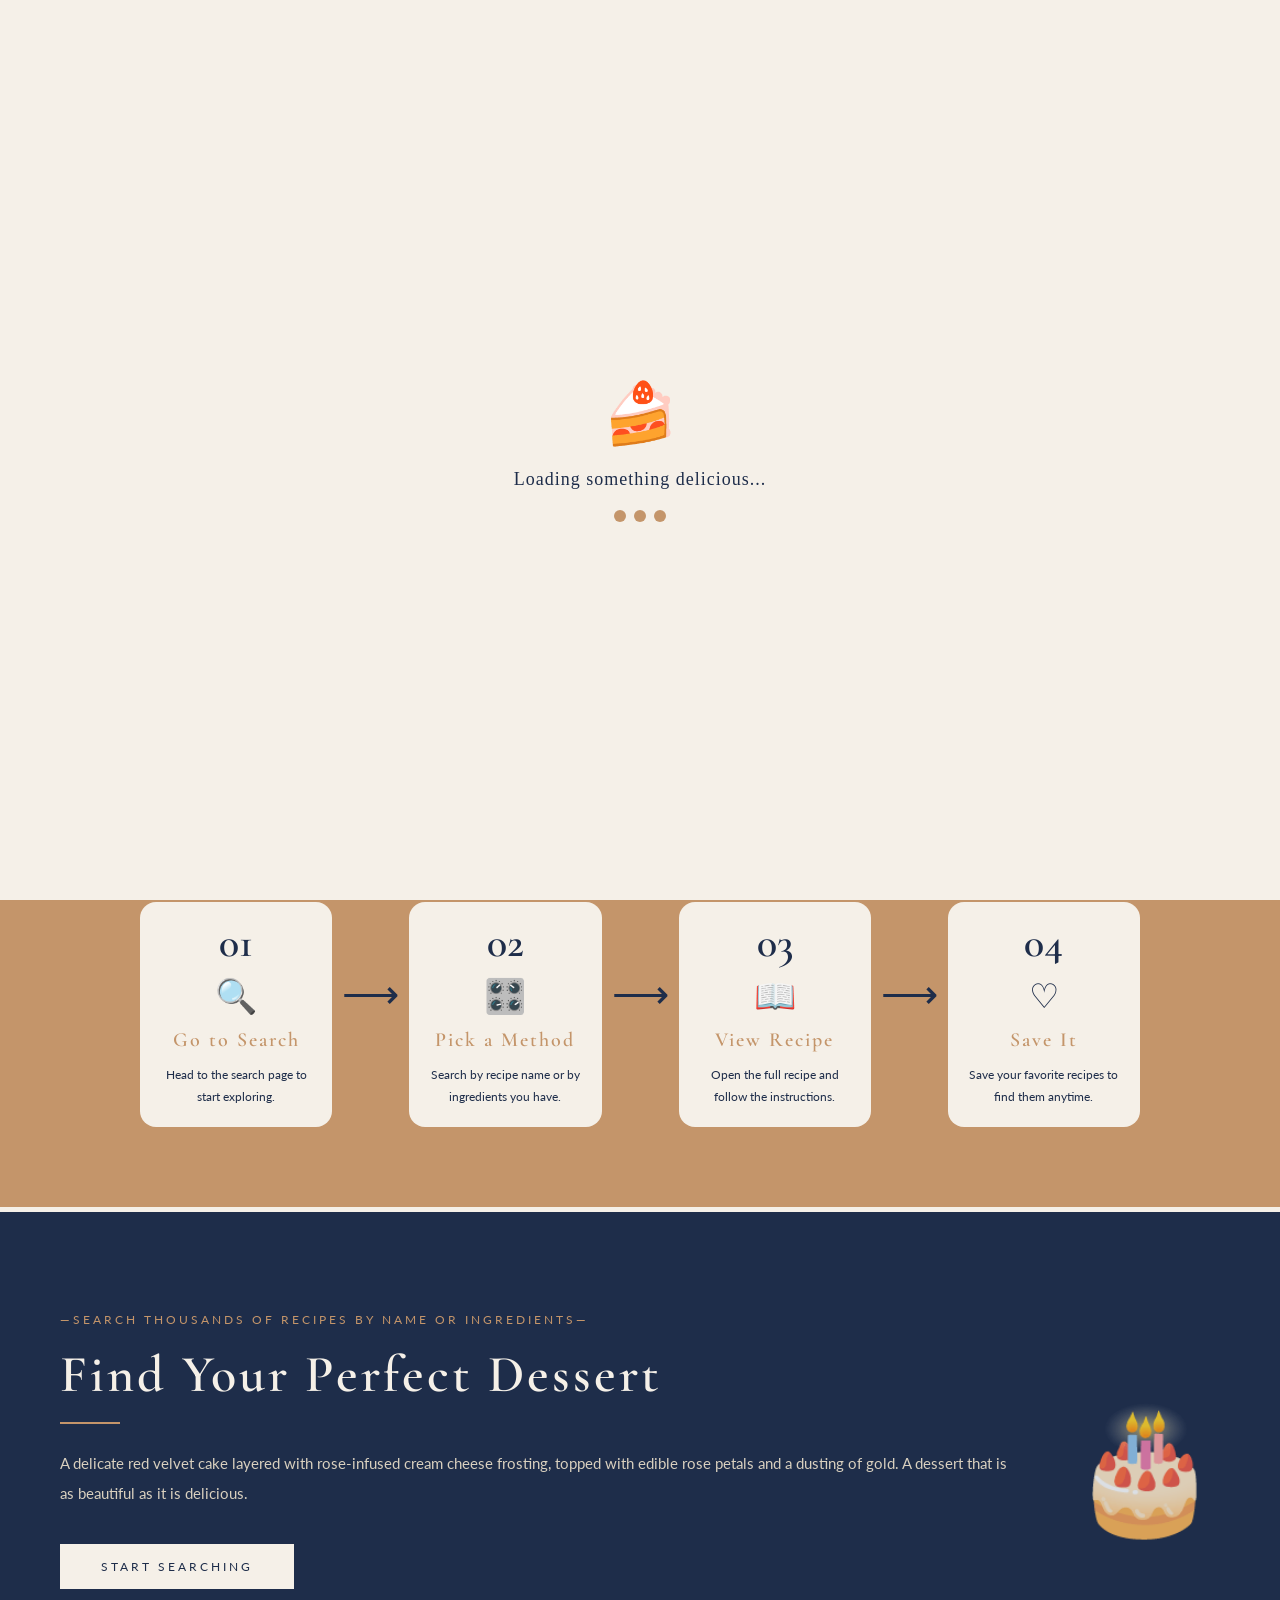
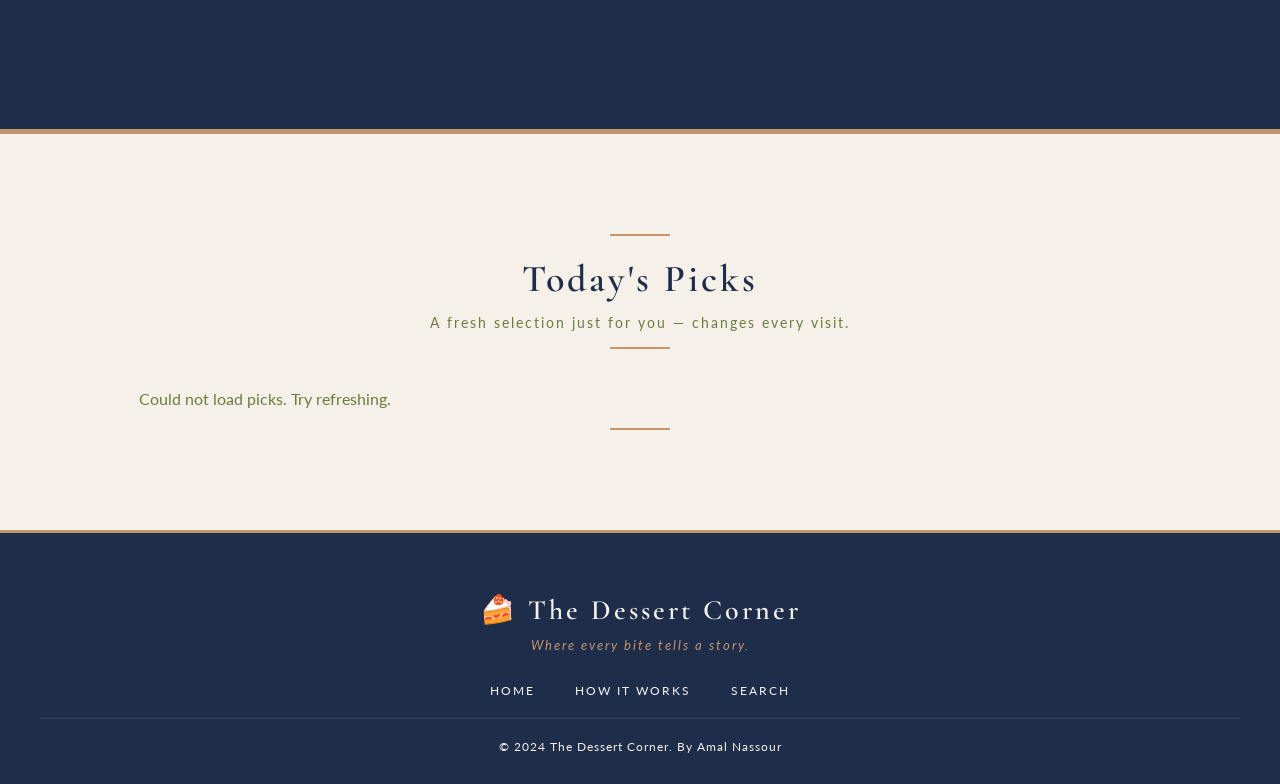
<file: index.html>
<!DOCTYPE html>
<html lang="en">
<head>
  <meta charset="UTF-8" >
  <meta name="viewport" content="width=device-width, initial-scale=1.0">
  <title>The Dessert Corner🎂</title>

  <link rel="stylesheet" href="style.css" >
  <!-- these links are for fonts-->
  <link rel="preconnect" href="https://fonts.googleapis.com">
  <link href="https://fonts.googleapis.com/css2?family=Cormorant+Garamond:wght@400;600&family=Lato:wght@300;400&display=swap" rel="stylesheet">
</head>
<body>

  <!-- PRELOADER -->
  <div id="preloader">
    <div class="loader-box">
      <div class="icon">🍰</div>
      <p class="loading-text">Loading something delicious...</p>
      <div class="dots">
        <span></span>
        <span></span>
        <span></span>
      </div>
    </div>
  </div>

<!-- NAVBAR -->
  <nav id="navbar">
    <div class="nav-logo">
      <span class="logo-icon">🍽️</span>
      <span class="logo-text">The Dessert Corner🎂</span>
    </div>
    <button class="dropdown" onclick="toggleMenu()">☰</button>
    <ul class="nav-links">
      <li><a href="#home"   class="nav-but active" >Home</a></li>
      <li><a href="#how-it-works"  class="nav-but" >How-it-Works</a></li>
      <li><a href="#search-invite" class="nav-but">Search</a></li>
      <li><a href="#todays-picks" class="nav-but">Todays-Picks</a></li>
      <li><a href="saved.html"  class="nav-but" >Saved</a></li>
    </ul>
  </nav>

  <!-- sections -->
<main id="main-content">

  <section id="home" class="hero">
  <div class="hero-line"></div>
  <div class="hero-icon">🍰</div>
  <h1 class="hero-title">The Dessert Corner</h1>
  <div class="hero-divider"></div>
  <p class="hero-subtitle">Desserts & Café Dining</p>
  <p class="hero-quote">"Life is uncertain. Eat dessert first."</p>
  <a href="#search-invite" class="hero-btn">Explore</a>
  <div class="hero-line"></div>
  </section>

  
  <section id="how-it-works" class="how-it-works">
  <h2 class="section-title">How To Use</h2>
  <div class="section-divider"></div>
    <div class="steps-grid">
      <div class="step">
        <div class="step-number">01</div>
        <div class="step-icon">🔍</div>
        <h3 class="step-title">Go to Search</h3>
        <p class="step-desc">Head to the search page to start exploring.</p>
      </div>

    <div class="step-arrow">&#10230;</div> <!--this code creates an arrow-->

      <div class="step">
        <div class="step-number">02</div>
        <div class="step-icon">🎛️</div>
        <h3 class="step-title">Pick a Method</h3>
        <p class="step-desc">Search by recipe name or by ingredients you have.</p>
      </div>

    <div class="step-arrow">&#10230;</div>

      <div class="step">
        <div class="step-number">03</div>
        <div class="step-icon">📖</div>
        <h3 class="step-title">View Recipe</h3>
        <p class="step-desc">Open the full recipe and follow the instructions.</p>
      </div>

    <div class="step-arrow">&#10230;</div>

      <div class="step">
        <div class="step-number">04</div>
        <div class="step-icon">♡</div>
        <h3 class="step-title">Save It</h3>
        <p class="step-desc">Save your favorite recipes to find them anytime.</p>
      </div>
  </div>
  </section>

  <section class="featured" id="search-invite" >
    <div class="featured-text">
      <p class="featured-label">—Search thousands of recipes by name or ingredients—</p>
      <h2 class="featured-title">Find Your Perfect Dessert</h2>
      <div class="section-divider"></div>
      <p class="featured-desc">
        A delicate red velvet cake layered with rose-infused cream cheese frosting,
        topped with edible rose petals and a dusting of gold. A dessert that is as
        beautiful as it is delicious.
      </p>
      <a href="search.html" class="hero-btn">Start Searching</a>
    </div>
    <div id="theicon" class="featured-icon">🎂</div>
  </section>

  <section id="todays-picks" class="todays-picks">
    <div class="hero-line"></div>
    <h2 class="section-title">Today's Picks</h2>
    <p class="picks-sub">A fresh selection just for you — changes every visit.</p>
    <div class="section-divider"></div>
    <div class="picks-grid" id="picks-grid"></div>
    <div class="hero-line"></div>
  </section>

</main>


  <footer id="footer">
    <div class="footer-top">
      <span class="footer-logo">🍰 The Dessert Corner</span>
      <p class="footer-tagline">Where every bite tells a story.</p>
    </div>

    <div class="footer-links">
      <a href="#home" class="footer-link">Home</a>
      <a href="#how-it-works" class="footer-link">How It Works</a>
      <a href="#search-invite" class="footer-link">Search</a>
    </div>

    <div class="footer-bottom">
      <p class="footer-copy">© 2024 The Dessert Corner. By Amal Nassour</p>
    </div>
 </footer>
  <script src="script.js"></script>
</body>
</html>
</file>
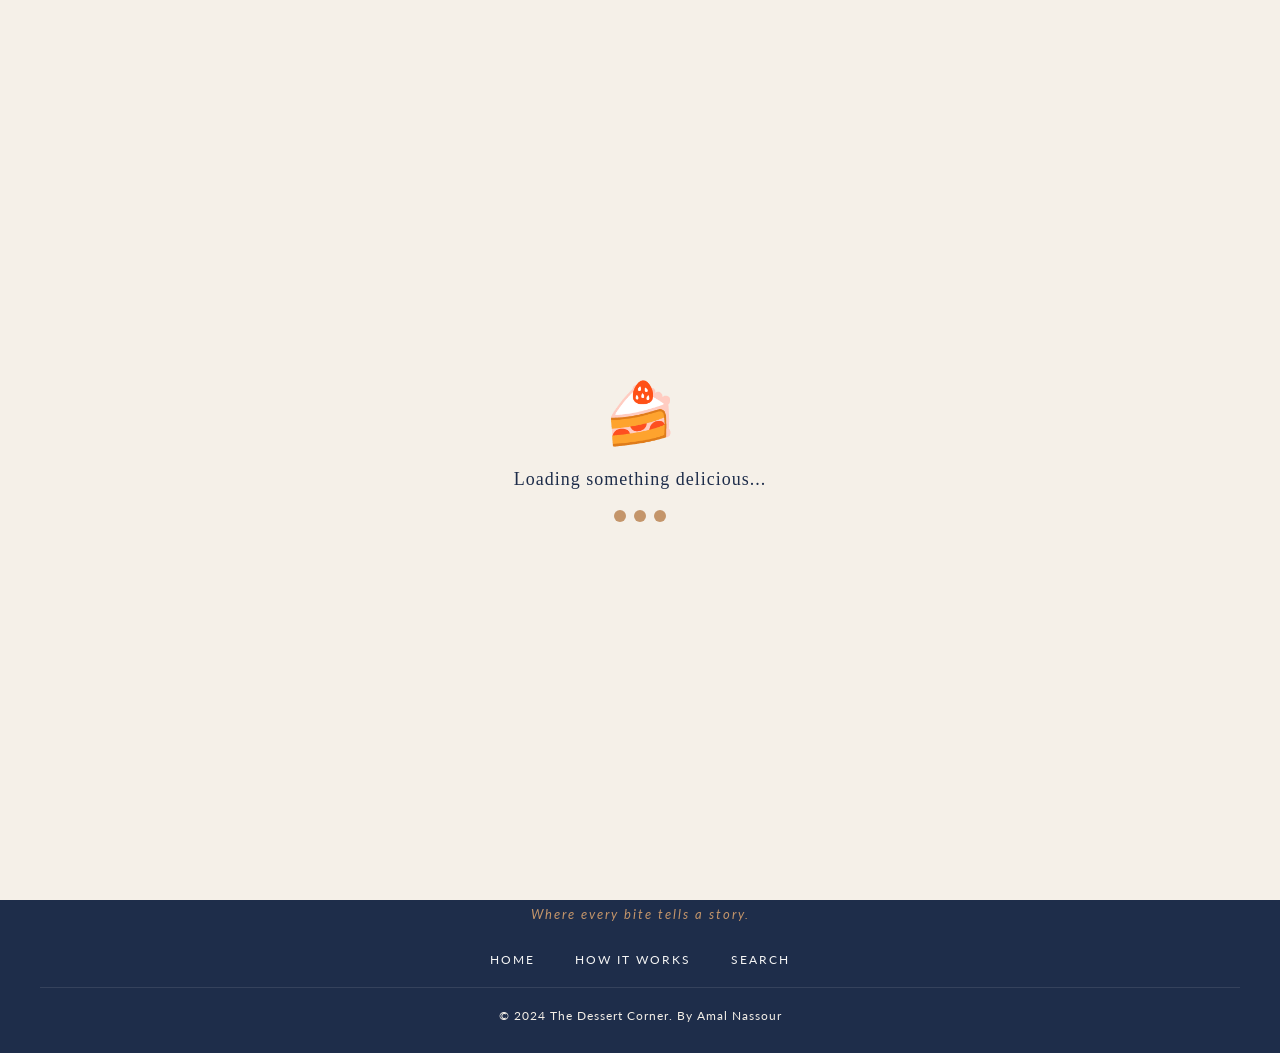
<file: saved.html>
<!DOCTYPE html>
<html lang="en">
<head>
    <meta charset="UTF-8">
    <meta name="viewport" content="width=device-width, initial-scale=1.0">
    <title>The Dessert Corner-saved🍰</title>
    <link rel="preconnect" href="https://fonts.googleapis.com">
    <link href="https://fonts.googleapis.com/css2?family=Cormorant+Garamond:wght@400;600&family=Lato:wght@300;400&display=swap" rel="stylesheet">
    <link rel="stylesheet" href="style.css" />
    <link rel="stylesheet" href="search.css" />
</head>
<body>
    
  <div id="preloader">
    <div class="loader-box">
      <div class="icon">🍰</div>
      <p class="loading-text">Loading something delicious...</p>
      <div class="dots">
        <span></span>
        <span></span>
        <span></span>
      </div>
    </div>
  </div>

  <nav id="navbar">
    <div class="nav-logo">
      <span class="logo-icon">🍽️</span>
      <span class="logo-text">The Dessert Corner🎂</span>
    </div>
    
    <button class="dropdown" onclick="toggleMenu()">☰</button>
    <ul class="nav-links">
      <li><a href="index.html"   class="nav-but" >Home</a></li>
      <li><a href="search.html" class="nav-but ">Search</a></li>
      <li><a href="saved.html"  class="nav-but active" >Saved</a></li>
    </ul>
  </nav>
  
  <main id="main-content">
    <section class="search-hero">
      <div class="hero-line"></div>
      <h1 class="search-hero-title">Saved Recipes</h1>
      <p class="search-hero-sub">All your favourite recipes in one place.</p>
      <div class="hero-line"></div>
    </section>

    <section class="search-section">
      <button class="clear-btn" id="clear-btn">Clear All</button> <!--line 2 in script-->
      <div class="results-grid" id="saved-grid"></div> <!--line one in script-->
    </section>

  </main>


  <div id="toast" class="toast"></div> <!--line 3 in script-->


  <footer id="footer">
    <div class="footer-top">
      <span class="footer-logo">🍰 The Dessert Corner</span>
      <p class="footer-tagline">Where every bite tells a story.</p>
    </div>

    <div class="footer-links">
      <a href="#home" class="footer-link">Home</a>
      <a href="#how-it-works" class="footer-link">How It Works</a>
      <a href="#search-invite" class="footer-link">Search</a>
    </div>

    <div class="footer-bottom">
      <p class="footer-copy">© 2024 The Dessert Corner. By Amal Nassour</p>
    </div>
 </footer>
  <script src="script.js"></script>
  <script src="save.js"></script>
</body>
</html>
</file>
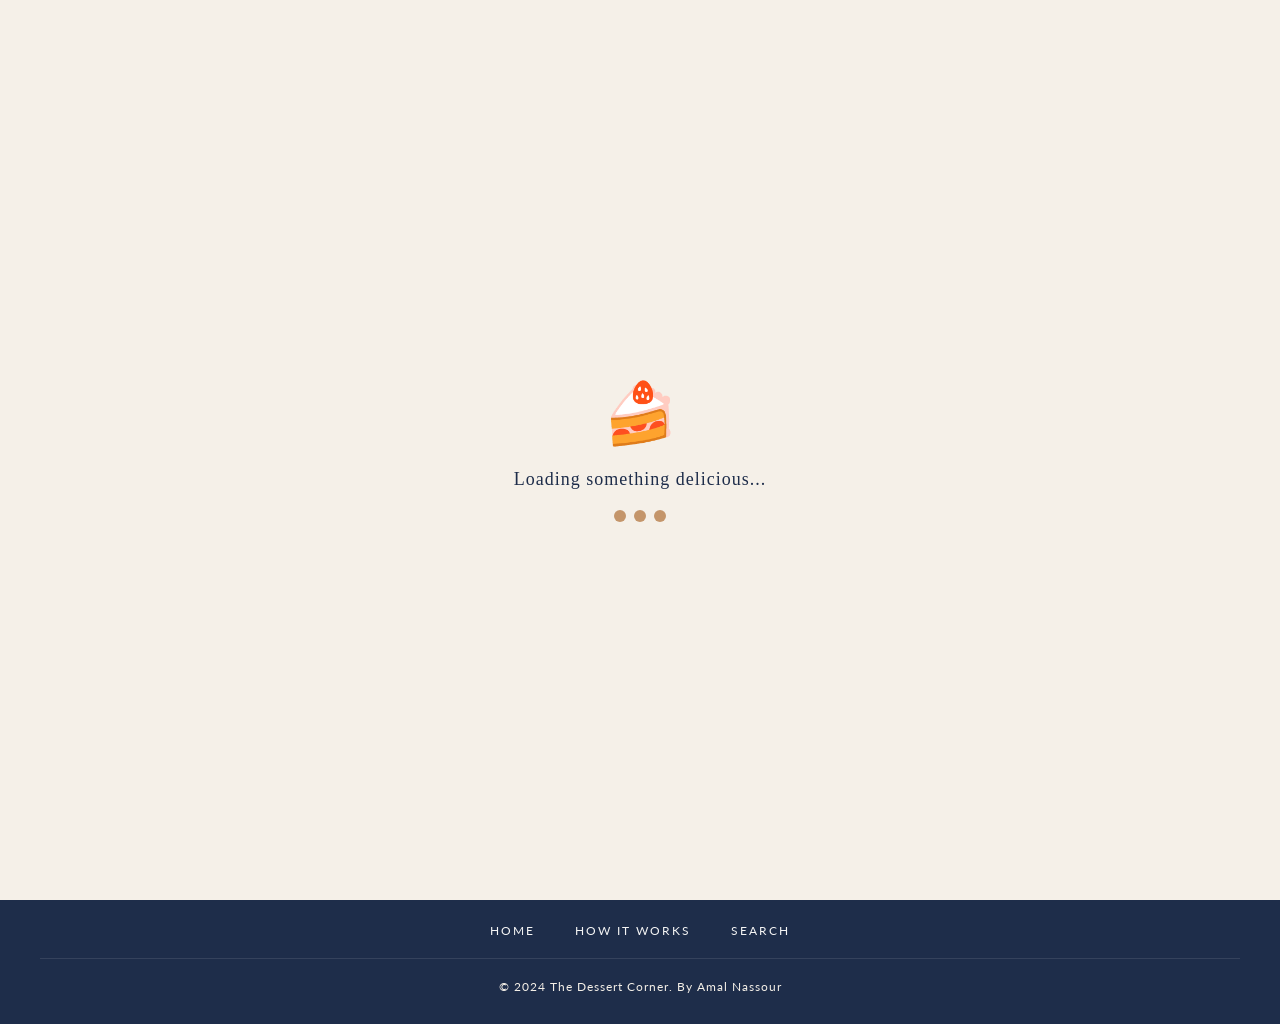
<file: search.html>
<!DOCTYPE html>
<html lang="en">
<head>
    <meta charset="UTF-8">
    <meta name="viewport" content="width=device-width, initial-scale=1.0">
    <title>The Dessert Corner-search🍰</title>
    <link rel="stylesheet" href="style.css" >
    <!-- these links are for fonts-->
    <link rel="preconnect" href="https://fonts.googleapis.com">
    <link href="https://fonts.googleapis.com/css2?family=Cormorant+Garamond:wght@400;600&family=Lato:wght@300;400&display=swap" rel="stylesheet">
    <link rel="stylesheet" href="search.css" >

</head>
<body>
    <div id="preloader">
  <div class="loader-box">
    <div class="icon">🍰</div>
    <p class="loading-text">Loading something delicious...</p>
    <div class="dots">
      <span></span>
      <span></span>
      <span></span>
    </div>
  </div>
   </div>

<nav id="navbar">
  <div class="nav-logo">
    <span class="logo-icon">🍽️</span>
    <span class="logo-text">The Dessert Corner 🍰</span>
  </div>

  <button class="dropdown" onclick="toggleMenu()">☰</button>

  <ul class="nav-links">
    <li><a href="index.html" class="nav-but">← Back to Home </a></li>
    <li><a href="search.html" class="nav-but active">Search</a></li>
    <li><a href="saved.html" class="nav-but">Saved</a></li>
  </ul>
</nav>


    <section class="search-hero">
    <div class="hero-line"></div>
    <h1 class="search-hero-title">Find Your Recipe</h1>
    <p class="search-hero-sub">Search by name or ingredients — we will find it for you.</p>
    <div class="hero-line"></div>
    </section>

    <section class="search-section">
    <div class="toggle-btns">
        <button class="toggle-btn active-toggle" id="btn-name">Search by Name</button>
        <button class="toggle-btn" id="btn-ingredients">Search by Ingredients</button>
    </div>

    
    <div class="search-bar-box">
        <input type="text" id="search-input" class="search-input" placeholder="Enter recipe name..." />
        <button class="search-btn" id="search-go">Search</button>
    </div>

    <!-- div for results -->
    <div class="results-grid" id="results-grid"></div>

    </section>



  <div id="toast" class="toast"></div>
  
  <footer id="footer">
    <div class="footer-top">
      <span class="footer-logo">🍰 The Dessert Corner</span>
      <p class="footer-tagline">Where every bite tells a story.</p>
    </div>

    <div class="footer-links">
      <a href="#home" class="footer-link">Home</a>
      <a href="#how-it-works" class="footer-link">How It Works</a>
      <a href="#search-invite" class="footer-link">Search</a>
    </div>

    <div class="footer-bottom">
      <p class="footer-copy">© 2024 The Dessert Corner. By Amal Nassour</p>
    </div>
 </footer>
  <script src="search.js"></script>
  
</body>
</html>
</file>
<file: style.css>
/* colors */
:root {
  --olive: #6b7c3f;
  --beige: #f5f0e8;
  --navy: #1e2d4a;
  --cream: #fffdf7;
  --warm-brown: #c4956a;
  --border: #d9d0bf;
}

* {
  margin: 0;
  padding: 0;
  box-sizing: border-box;
}

body {
  font-family: Georgia, serif;
  background-color: var(--cream);
  color: var(--navy);
}

html {
  scroll-behavior: smooth;
}
/*______________________________________________end of the general ______________________________________________*/
/*PRELOADER*/
#preloader {
  position: fixed;
  top: 0;
  left: 0;
  width: 100%;
  height: 100%;
  background-color: var(--beige);
  display: flex;
  justify-content: center;
  align-items: center;
  z-index: 9999;
  transition: opacity 0.6s ease, visibility 0.6s ease;
}

#preloader.hidden {
  opacity: 0;
  visibility: hidden;
}

.loader-box {
  text-align: center;
}

.icon {
  font-size: 60px;
  animation: spin 2s linear infinite;
  display: inline-block;
  margin-bottom: 20px;
}

@keyframes spin {
  0%   { transform: rotate(0deg); }
  100% { transform: rotate(360deg); }
}

.loading-text {
  font-size: 18px;
  color: var(--navy);
  margin-bottom: 20px;
  letter-spacing: 1px;
}

.dots {
  display: flex;
  justify-content: center;
  gap: 8px;
}

.dots span {
  width: 12px;
  height: 12px;
  border-radius: 50%;
  background-color: var(--warm-brown);
  animation: jump 0.8s infinite alternate; /*alternate walk in a circle dont jump to start */
}

.dots span:nth-child(2) { animation-delay: 0.2s; }
.dots span:nth-child(3) { animation-delay: 0.4s; }

@keyframes jump {
  from { transform: translateY(0); opacity: 0.5; }
  to   { transform: translateY(-12px); opacity: 1; }
}
/*______________________________________________end of the preloader ______________________________________________*/

/*navbar*/
#navbar {
  width: 100%;
  background-color: var(--navy);
  display: flex;
  align-items: center;
  justify-content: space-between;
  padding: 0 40px;
  height: 70px;
  border-bottom: 3px solid var(--warm-brown);
  position: sticky;
  top: 0;
  z-index: 1000;
}

.nav-logo {
  display: flex;
  align-items: center;
  gap: 10px;
}

.logo-icon {
  font-size: 26px;
}

.logo-text { 
  font-family: 'Cormorant Garamond', serif;
  font-size: 22px;
  font-weight: 600;
  color: var(--beige);
  letter-spacing: 3px;
  text-transform: uppercase;
}

.nav-links { /*buttons list*/
  list-style: none;
  display: flex;
  gap: 40px;
}

.nav-but{  /*each single button*/
  font-family: 'Lato', sans-serif;
  font-size: 16px;
  font-weight: 400;
  color: var(--border);
  text-decoration: none;
  letter-spacing: 2px;
  text-transform: uppercase;
  padding-bottom: 4px;
  border-bottom: 1px solid transparent;
  transition: color 0.3s ease, border-color 0.3s ease;
  color: var(--beige);

}
.nav-but.active {
  color: var(--warm-brown);
  border-bottom: 1px solid var(--warm-brown);
}

@media (max-width: 768px) {
  #navbar { padding: 0 20px; height: 60px; }
  .logo-text { font-size: 18px; letter-spacing: 2px; }
  .nav-links { gap: 20px; }
  .nav-links a { font-size: 12px; letter-spacing: 1.5px; }
}

@media (max-width: 480px) {
  #navbar { padding: 0 16px; height: 56px; }
  .logo-text { font-size: 15px; letter-spacing: 1.5px; }
  .logo-icon { font-size: 20px; }
  .nav-links { gap: 14px; }
  .nav-links a { font-size: 11px; letter-spacing: 1px; }
}
.tooltip{
    font-size: 30px;
    height: 30px;
}

/*______________________________________________end of the nav ______________________________________________*/

.hero {
  min-height: 90vh;
  display: flex;
  flex-direction: column;
  align-items: center;
  justify-content: center;
  text-align: center;
  padding: 60px 20px;
  background-color: #f5f0e8;
  animation: fadeIn 1.4s ease forwards;
}

@keyframes fadeIn {
  from { opacity: 0; transform: translateY(20px); }
  to   { opacity: 1; transform: translateY(0); }
}

.hero-line {
  width: 60px;
  height: 2px;
  background-color: var(--warm-brown);
  margin: 20px auto;
}

.hero-icon {
  font-size: 64px;
  margin-bottom: 20px;
  animation: floatIcon 3s ease-in-out infinite;
}

@keyframes floatIcon {
  0%   { transform: translateY(0); }
  50%  { transform: translateY(-20px); }
  100% { transform: translateY(0); }
}

.hero-title {
  font-family: 'Cormorant Garamond', serif;
  font-size: 72px;
  font-weight: 600;
  color: var(--navy);
  letter-spacing: 8px;
  text-transform: uppercase;
  margin-bottom: 16px;
}

.hero-divider {
  width: 100px;
  height: 1px;
  background-color: var(--olive);
  margin: 0 auto 20px;
}

.hero-subtitle {
  font-family: 'Lato', sans-serif;
  font-size: 14px;
  letter-spacing: 4px;
  text-transform: uppercase;
  color: var(--olive);
  margin-bottom: 30px;
}

.hero-quote {
  font-family: 'Cormorant Garamond', serif;
  font-size: 20px;
  font-style: italic;
  color: var(--warm-brown);
  max-width: 500px;
  line-height: 1.8;
  margin-bottom: 40px;
}

.hero-btn {
  font-family: 'Lato', sans-serif;
  font-size: 12px;
  letter-spacing: 3px;
  text-transform: uppercase;
  text-decoration: none;
  color: var(--cream);
  background-color: var(--navy);
  padding: 14px 40px;
  border: 1px solid var(--navy);
  transition: background-color 0.3s ease, color 0.3s ease;
  margin-bottom: 40px;
  display: inline-block;
}

.hero-btn:hover {
  background-color: transparent;
  color: var(--navy);
}

.section-title {
  font-family: 'Cormorant Garamond', serif;
  font-size: 38px;
  font-weight: 600;
  color: var(--navy);
  letter-spacing: 3px;
  text-align: center;
  margin-bottom: 12px;
}

.section-divider {
  width: 60px;
  height: 2px;
  background-color: var(--warm-brown);
  margin: 0 auto 40px;
}


.featured {
  background-color: var(--navy);
  padding: 100px 60px;
  display: flex;
  align-items: center;
  justify-content: space-between;
  gap: 60px;
}

.featured-label {
  font-family: 'Lato', sans-serif;
  font-size: 12px;
  letter-spacing: 3px;
  text-transform: uppercase;
  color: var(--warm-brown);
  margin-bottom: 16px;
}

.featured-title {
  font-family: 'Cormorant Garamond', serif;
  font-size: 52px;
  font-weight: 600;
  color: var(--beige);
  letter-spacing: 3px;
  margin-bottom: 16px;
}

.featured-text .section-divider { margin: 0 0 24px 0; }

.featured-desc {
  font-family: 'Lato', sans-serif;
  font-size: 15px;
  color: var(--border);
  line-height: 2;
  margin-bottom: 36px;
}

.featured-text .hero-btn {
  color: var(--navy);
  background-color: var(--beige);
  border-color: var(--beige);
}

.featured-text .hero-btn:hover {
  background-color: transparent;
  color: var(--beige);
}

.featured-icon {
  font-size: 120px;
  opacity: 0.85;
  animation: floatIcon 4s ease-in-out infinite;
}

@media (max-width: 1490px) {
  .cards-grid { grid-template-columns: repeat(2, 1fr); }
  .hero{min-height: 50vh;}
  .nav-but{ font-size: 18px !important ;}
  .nav-links{ gap: 50px;}
  .logo-icon{display: none;} 
  .logo-text{display: none;}
}


@media (max-width: 830px) {
  .hero-title { font-size: 48px; letter-spacing: 5px; }
  .hero-quote { font-size: 17px; }
  .featured { flex-direction: column; text-align: center; padding: 60px 30px; }
  .featured-text { max-width: 100%; }
  .featured-text .section-divider { margin: 0 auto 24px; }
  .featured-icon { font-size: 80px; }
  .featured-title { font-size: 38px; }
  .categories { padding: 60px 20px; }
  
}

@media (max-width: 480px) {
  .hero-title { font-size: 34px; letter-spacing: 3px; }
  .hero-subtitle { font-size: 12px; letter-spacing: 3px; }
  .hero-quote { font-size: 15px; }
  .hero-icon { font-size: 48px; }
  .cards-grid { grid-template-columns: 1fr; }
  .section-title { font-size: 36px;}
}

#search-invite {
  border-top: 5px solid var(--beige);
  border-bottom: 5px solid var(--warm-brown);
}
/*__________________________________________how it works _____________________________________*/

.how-it-works {
  background-color: var(--warm-brown);
  padding: 80px 40px;
  text-align: center;
}

.how-it-works .section-title {
  color: var(--beige);
  background-color: #1e2d4a;
  display: inline-block;
  width: 60vw;
}

.how-it-works .section-divider {
  background-color: var(--navy);
  margin-bottom: 60px;
}

.steps-grid {
  display: flex;
  align-items: center;
  justify-content: center;
  max-width: 1000px;
  margin: 0 auto;
}

.step {
  flex: 1;
  padding: 20px;
  display: flex;
  flex-direction: column;
  align-items: center;
  gap: 12px;
  background-color: var(--beige);
  border-radius: 16px;
}

.step-number {
  font-family: 'Cormorant Garamond', serif;
  font-size: 42px;
  font-weight: 600;
  color: var(--navy);
  line-height: 1;
}

.step-icon {
  font-size: 34px;
}

.step-title {
  font-family: 'Cormorant Garamond', serif;
  font-size: 20px;
  font-weight: 600;
  color: var(--warm-brown);
  letter-spacing: 2px;
}

.step-desc {
  font-family: 'Lato', sans-serif;
  font-size: 12px;
  color: var(--navy);
  line-height: 1.8;
  max-width: 160px;
}

.step-arrow {
  font-size: 40px;
  color: var(--navy);
  flex-shrink: 0;
  padding-bottom: 40px;
  margin: 10px;
}

/* ===== RESPONSIVE ===== */
@media (max-width: 768px) {
  .steps-grid { flex-direction: column; gap: 10px; }
  .step-arrow { transform: rotate(90deg); padding-bottom: 0; }
}

@media (max-width: 480px) {
  .step-title { font-size: 17px; }
  .step-number { font-size: 32px; }
}

/*_______________________________________today's pick___________________________________*/


/* ===== TODAY'S PICKS ===== */
.todays-picks {
  background-color: var(--beige);
  padding: 80px 40px;
  text-align: center;
}

.picks-sub {
  font-family: 'Lato', sans-serif;
  font-size: 14px;
  color: var(--olive);
  letter-spacing: 2px;
  margin-bottom: 16px;
}

.picks-grid {
  display: grid;
  grid-template-columns: repeat(3, 1fr);
  gap: 24px;
  max-width: 1100px;
  margin: 0 auto;
}

.picks-card {
  background-color: var(--cream);
  border-radius: 16px;
  overflow: hidden;
  transition: transform 0.3s ease, box-shadow 0.3s ease;
  box-shadow: 0 4px 16px rgba(30, 45, 74, 0.08);
}

.picks-card:hover {
  transform: translateY(-6px);
  box-shadow: 0 16px 40px rgba(30, 45, 74, 0.15);
}

.picks-card img {
  width: 100%;
  height: 220px;
  object-fit: cover;
}

.picks-card-body {
  padding: 20px;
}

.picks-card-title {
  font-family: 'Cormorant Garamond', serif;
  font-size: 20px;
  font-weight: 600;
  color: var(--navy);
  margin-bottom: 14px;
  letter-spacing: 1px;
}

.picks-card-btn {
  font-family: 'Lato', sans-serif;
  font-size: 11px;
  letter-spacing: 2px;
  text-transform: uppercase;
  text-decoration: none;
  color: var(--warm-brown);
  border-bottom: 1px solid var(--warm-brown);
  transition: color 0.3s ease;
  display: inline-block;
}

.picks-card-btn:hover {
  color: var(--navy);
  border-bottom-color: var(--navy);
}

@media (max-width: 768px) {
  .picks-grid { grid-template-columns: repeat(2, 1fr); }
}

@media (max-width: 480px) {
  .picks-grid { grid-template-columns: 1fr; }
  .todays-picks { padding: 60px 20px; }
}



















/*______________________________________________start of footer______________________________________________*/
footer {
  background-color: var(--navy);
  padding: 60px 40px 30px;
  text-align: center;
  border-top: 3px solid var(--warm-brown);
}

.footer-top {
  margin-bottom: 30px;
}

.footer-logo {
  font-family: 'Cormorant Garamond', serif;
  font-size: 28px;
  font-weight: 600;
  color: var(--beige);
  letter-spacing: 3px;
}

.footer-tagline {
  font-family: 'Lato', sans-serif;
  font-size: 13px;
  color: var(--warm-brown);
  letter-spacing: 2px;
  margin-top: 10px;
  font-style: italic;
}

.footer-links {
  display: flex;
  justify-content: center;
  gap: 40px;
  margin-bottom: 20px;
}

.footer-link {
  font-family: 'Lato', sans-serif;
  font-size: 12px;
  letter-spacing: 2px;
  text-transform: uppercase;
  color: whitesmoke;
  text-decoration: none;
  transition: color 0.3s ease;
}

.footer-link:hover {
  color: var(--warm-brown);
}

.footer-bottom {
  border-top: 1px solid rgba(255,255,255,0.1);
  padding-top: 20px;
}

.footer-copy {
  font-family: 'Lato', sans-serif;
  font-size: 12px;
  color: #f5f0e8;
  letter-spacing: 1px;
}

@media (max-width: 480px) {
  .footer-links { gap: 20px; }
  .footer-logo { font-size: 22px; }
}

/*______________________________________dropdown______________________________________________*/
.dropdown {
  display: none; /* hidden by default */
  background: none;
  border: none;
  color: var(--beige);
  font-size: 28px;
  cursor: pointer;
}

@media (max-width: 830px) {
  .dropdown { display: block; } /* show the button */

  .nav-links {
    display: none; /* hide the links by default */
    flex-direction: column;
    position: absolute;
    top: 56px; /* right below the navbar */
    left: 0;
    width: 100%;
    background-color: var(--navy);
    padding: 20px 0;
    gap: 0;
  }

  .nav-links.open {
    display: flex; /* show when open class is added */
  }

  .nav-links li {
    text-align: center;
    padding: 14px 0;
    border-bottom: 1px solid rgba(255,255,255,0.1);
  }
  .logo-icon{display: inline;} 
  .logo-text{display:inline;}
}
</file>
<file: search.css>
:root {
  --olive: #6b7c3f;
  --beige: #f5f0e8;
  --navy: #1e2d4a;
  --cream: #fffdf7;
  --warm-brown: #c4956a;
}

* {
  margin: 0;
  padding: 0;
  box-sizing: border-box;
}

body {
  font-family: Georgia, serif;
  background-color: var(--beige);
  color: var(--navy);
  display: flex;
  flex-direction: column;
  min-height: 100vh; /* full screen height */
}

html {
  scroll-behavior: smooth;
}

#main-content, .search-section, .search-hero {
  flex: 1;
}
/*______________________________________________end of the general ______________________________________________*/
/*nav*/
.nav-actions {
  display: flex;
  align-items: center;
  gap: 24px;
}
.logo-icon{
  display: inline !important;
} 
.logo-text{
  display: inline !important;
}
.back-btn {
  font-family: 'Lato', sans-serif;
  font-size: 12px;
  letter-spacing: 2px;
  text-transform: uppercase;
  color: var(--beige);
  text-decoration: none;
  transition: color 0.3s ease;
}

.back-btn:hover {
  color: var(--warm-brown);
}

.heart-btn {
  font-size: 29px;
  color: var(--beige);
  cursor: pointer;
  transition: color 0.3s ease;
  position: relative;
}

.heart-btn:hover {
  color: var(--warm-brown);
}

.tooltip::after {
  content: attr(data-tip);
  position: absolute;
  bottom: -30px;
  left: 50%;
  transform: translateX(-50%);
  background-color: var(--navy);
  color: var(--beige);
  font-size: 11px;
  padding: 4px 10px;
  white-space: nowrap;
  opacity: 0;
  transition: opacity 0.3s ease;
  border: 1px solid var(--warm-brown);
}

.tooltip:hover::after {
  opacity: 1;
}

/*______________________________________________end of the nav ______________________________________________*/
/*main/

/* ===== SEARCH HERO ===== */
.search-hero {
  background-color: var(--cream);
  padding: 80px 40px 40px;
  text-align: center;
  display: flex;
  flex-direction: column;
  align-items: center;
  gap: 16px;
  animation: fadeIn 1.4s ease forwards;
}

.search-hero-title {
  font-family: 'Cormorant Garamond', serif;
  font-size: 58px;
  font-weight: 600;
  color: var(--navy);
  letter-spacing: 6px;
  text-transform: uppercase;
}

.search-hero-sub {
  font-family: 'Lato', sans-serif;
  font-size: 14px;
  color: var(--olive);
  letter-spacing: 2px;
}

/* ===== SEARCH SECTION ===== */
.search-section {
  background-color: var(--beige);
  padding: 60px 40px;
  text-align: center;
  min-height: 40vh;
}

/* ===== TOGGLE BUTTONS ===== */
.toggle-btns {
  display: flex;
  justify-content: center;
  gap: 0;
  margin-bottom: 40px;
  border: 1px solid var(--navy);
  width: fit-content;
  margin: 0 auto 40px;
}

.toggle-btn {
  font-family: 'Lato', sans-serif;
  font-size: 12px;
  letter-spacing: 2px;
  text-transform: uppercase;
  padding: 12px 32px;
  border: none;
  cursor: pointer;
  background-color: transparent;
  color: var(--navy);
  transition: background-color 0.3s ease, color 0.3s ease;
}

.active-toggle {
  background-color: var(--navy);
  color: var(--beige);
}

/* ===== SEARCH BAR ===== */
.search-bar-box {
  display: flex;
  justify-content: center;
  gap: 0;
  max-width: 600px;
  margin: 0 auto 60px;
}

.search-input {
  font-family: 'Lato', sans-serif;
  font-size: 14px;
  padding: 14px 24px;
  border: 1px solid var(--navy);
  border-right: none;
  background-color: var(--cream);
  color: var(--navy);
  width: 100%;
  outline: none;
  letter-spacing: 1px;
}

.search-input::placeholder {
  color: var(--warm-brown);
}

.search-btn {
  font-family: 'Lato', sans-serif;
  font-size: 12px;
  letter-spacing: 2px;
  text-transform: uppercase;
  padding: 14px 28px;
  background-color: var(--navy);
  color: var(--beige);
  border: 1px solid var(--navy);
  cursor: pointer;
  transition: background-color 0.3s ease, color 0.3s ease;
}

.search-btn:hover {
  background-color: var(--warm-brown);
  border-color: var(--warm-brown);
}

/* ===== RESULTS GRID ===== */
.results-grid {
  display: grid;
  grid-template-columns: repeat(4, 1fr);
  gap: 24px;
  max-width: 1100px;
  margin: 0 auto;
}

.recipe-card {
  background-color: var(--cream);
  border: 1px solid var(--border);
  overflow: hidden;
  transition: transform 0.3s ease, box-shadow 0.3s ease;
  padding: 5px;
  border-radius: 8px;
}

.recipe-card:hover {
  transform: translateY(-6px);
  box-shadow: 0 12px 30px rgba(30, 45, 74, 0.1);
}

.recipe-card img {
  width: 100%;
  height: 180px;
  object-fit: cover;
}

.recipe-card-body {
  padding: 20px;
}

.recipe-card-title {
  font-family: 'Cormorant Garamond', serif;
  font-size: 18px;
  font-weight: 600;
  color: var(--navy);
  margin-bottom: 14px;
  letter-spacing:1px;
}

.recipe-card-btn {
  font-family: 'Lato', sans-serif;
  font-size: 11px;
  letter-spacing: 2px;
  text-transform: uppercase;
  text-decoration: none;
  color: var(--cream);
  background-color: var(--navy);
  padding: 10px 20px;
  border: 1px solid var(--navy);
  transition: background-color 0.3s ease, color 0.3s ease;
  display: inline-block;
  margin-top: 2px;
}

.recipe-card-btn:hover {
  background-color: transparent;
  color: var(--navy);
}

@media (max-width: 1024px) {
  .results-grid { grid-template-columns: repeat(2, 1fr); }
}

@media (max-width: 768px) {
  .search-hero-title { font-size: 38px; }
  .search-section { padding: 40px 20px; }
}

@media (max-width: 480px) {
  .search-hero-title { font-size: 28px; }
  .results-grid { grid-template-columns: 1fr; }
  .toggle-btn { padding: 10px 18px; font-size: 11px; }
}

/*toast*/
.toast {
  position: fixed;
  bottom: 40px;
  left: 50%;
  transform: translateX(-50%);
  background-color: var(--navy);
  color: var(--beige);
  font-family: 'Lato', sans-serif;
  font-size: 13px;
  letter-spacing: 1px;
  padding: 14px 30px;
  border-left: 3px solid var(--warm-brown);
  opacity: 0;
  visibility: hidden;
  transition: opacity 0.4s ease, visibility 0.4s ease;
  z-index: 9999;
}

.toast.show {
  opacity: 1;
  visibility: visible;
}


.card-actions {
  display: flex;
  align-items: center;
  justify-content: space-between;
  margin-top: 14px;
}

.save-btn {
  font-size: 20px;
  cursor: pointer;
  color:var(--border);
  transition: color 0.3s ease;
}

.save-btn:hover {
  color: var(--warm-brown);
  padding: 5px;
  border: 1px solid var(--warm-brown);
  border-radius: 90px;
  
}

.save-btn.saved {
  color: var(--warm-brown);
}








/*________________________________________saved_____________________________________________*/
/*________________________________________saved_____________________________________________*/
/*________________________________________saved_____________________________________________*/
/*________________________________________saved_____________________________________________*/


/* empty message when no recipes are saved */
.empty-msg {
  font-family: 'Cormorant Garamond', serif;
  font-size: 28px;
  color: var(--navy);
  text-align: center;
  letter-spacing: 2px;
  padding: 60px 0;
}

/* clear all button */
.clear-btn {
  font-family: 'Lato', sans-serif;
  font-size: 12px;
  letter-spacing: 2px;
  text-transform: uppercase;
  padding: 12px 30px;
  background-color: var(--navy);
  color: var(--beige);
  border: 1px solid var(--beige);
  cursor: pointer;
  transition: background-color 0.3s ease, color 0.3s ease;
  display: block;
  margin: 0 auto 40px;
}

.clear-btn:hover {
  background-color: var(--beige);
  color: var(--navy);
  border: 1px solid var(--navy);
}
</file>
